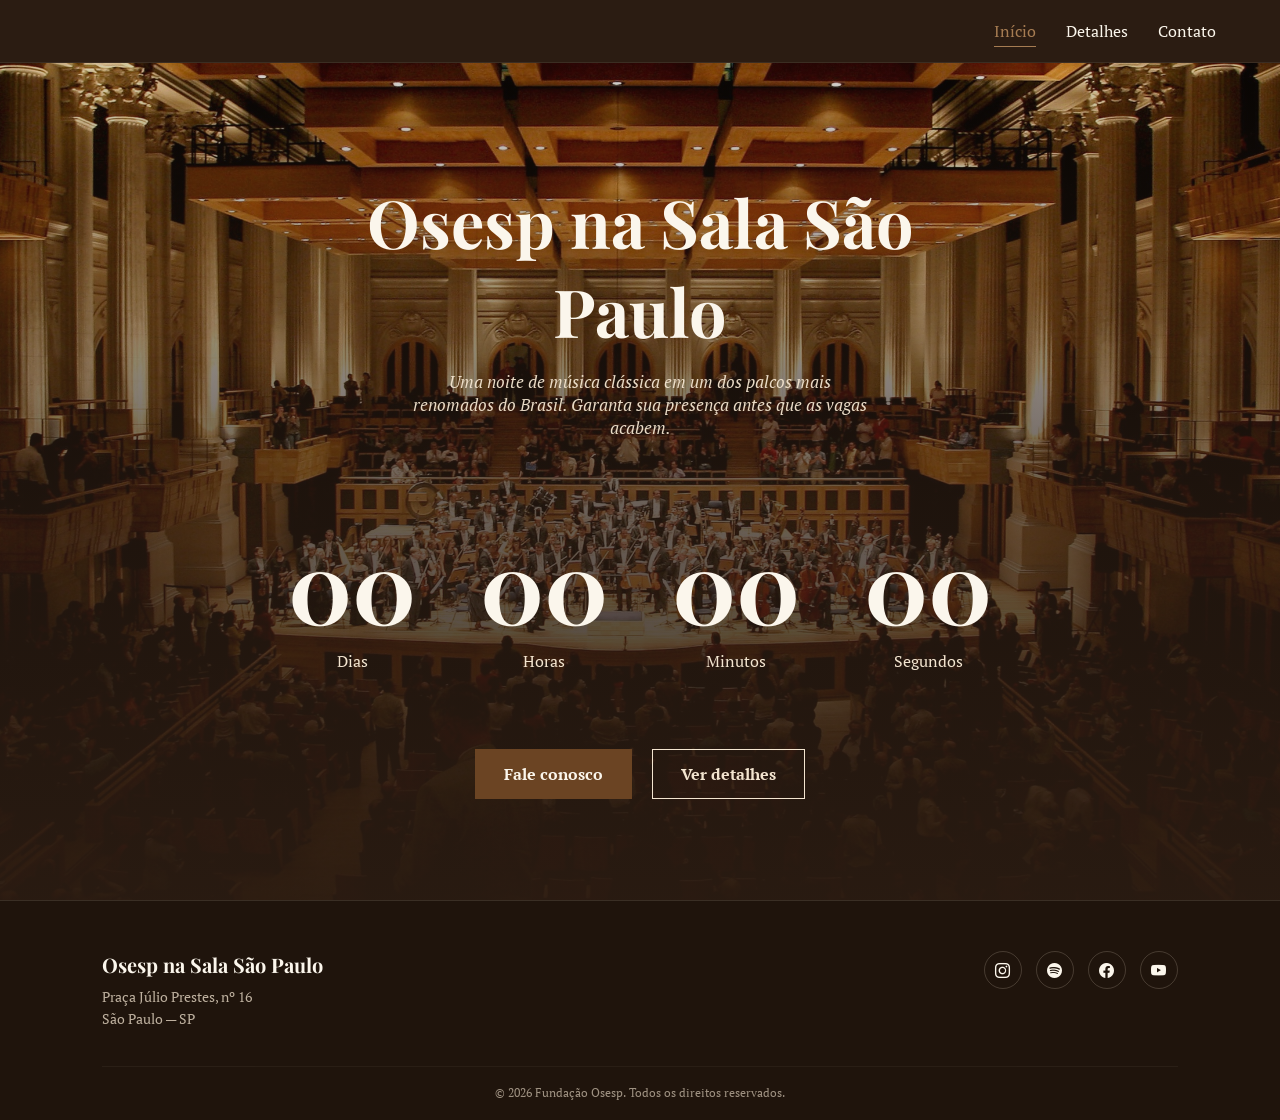
<file: index.html>
<!DOCTYPE html>
<html lang="pt-br">

<head>
    <meta charset="UTF-8">
    <meta name="viewport" content="width=device-width, initial-scale=1.0">
    <meta name="description" content="Concerto da Osesp na Sala São Paulo em 09/10/2026. Garanta sua presença.">
    <link rel="stylesheet" href="css/style.css">
    <link rel="preconnect" href="https://fonts.googleapis.com">
    <link rel="preconnect" href="https://fonts.gstatic.com" crossorigin>
    <link href="https://fonts.googleapis.com/css2?family=Playfair+Display:wght@500;600;700&family=PT+Serif:ital,wght@0,400;0,700;1,400&display=swap" rel="stylesheet">
    <link rel="stylesheet" href="https://cdn.jsdelivr.net/npm/bootstrap-icons@1.11.3/font/bootstrap-icons.min.css">
    <title>Concerto Sala São Paulo</title>
</head>

<body>
    <nav>
        <input type="checkbox" id="menu-toggle">
        <label for="menu-toggle">
            <i class="bi bi-list"></i>
            <i class="bi bi-x-lg"></i>
        </label>
        <ul>
            <li><a class="active" aria-current="page" href="index.html">Início</a></li>
            <li><a href="html/detalhes.html">Detalhes</a></li>
            <li><a href="html/contato.html">Contato</a></li>
        </ul>
    </nav>

    <header class="container hero">
        <div class="title">
            <h1>Osesp na Sala São Paulo</h1>
            <p>Uma noite de música clássica em um dos palcos mais renomados do Brasil. Garanta sua presença antes que as vagas acabem.</p>
        </div>

        <div class="countdown">
            <div>
                <h1 id="dias">00</h1>
                <p>Dias</p>
            </div>
            <div>
                <h1 id="horas">00</h1>
                <p>Horas</p>
            </div>
            <div>
                <h1 id="minutos">00</h1>
                <p>Minutos</p>
            </div>
            <div>
                <h1 id="segundos">00</h1>
                <p>Segundos</p>
            </div>
        </div>

        <div class="actions">
            <a class="btn" href="html/contato.html">Fale conosco</a>
            <a class="btn outline" href="html/detalhes.html">Ver detalhes</a>
        </div>
    </header>

    <script src="js/script.js"></script>

    <footer class="site-footer">
        <div class="footer-content">
            <div class="footer-brand">
                <h3>Osesp na Sala São Paulo</h3>
                <p>Praça Júlio Prestes, nº 16<br>São Paulo — SP</p>
            </div>

            <nav class="footer-nav" aria-label="Links do rodapé">
                <ul>
                    <li><a href="index.html">Início</a></li>
                    <li><a href="html/detalhes.html">Detalhes</a></li>
                    <li><a href="html/contato.html">Contato</a></li>
                </ul>
            </nav>

            <div class="footer-social">
                <a href="https://www.instagram.com/salasaopaulo/" target="_blank" rel="noopener" aria-label="Instagram"><i class="bi bi-instagram"></i></a>
                <a href="https://open.spotify.com/intl-pt/artist/3NhV0B71sAoZu1FGHG4bK4" target="_blank" rel="noopener" aria-label="Spotify"><i class="bi bi-spotify"></i></a>
                <a href="#" aria-label="Facebook"><i class="bi bi-facebook"></i></a>
                <a href="#" aria-label="YouTube"><i class="bi bi-youtube"></i></a>
            </div>
        </div>

        <div class="footer-bottom">
            <p>&copy; 2026 Fundação Osesp. Todos os direitos reservados.</p>
        </div>
    </footer>
</body>

</html>
</file>
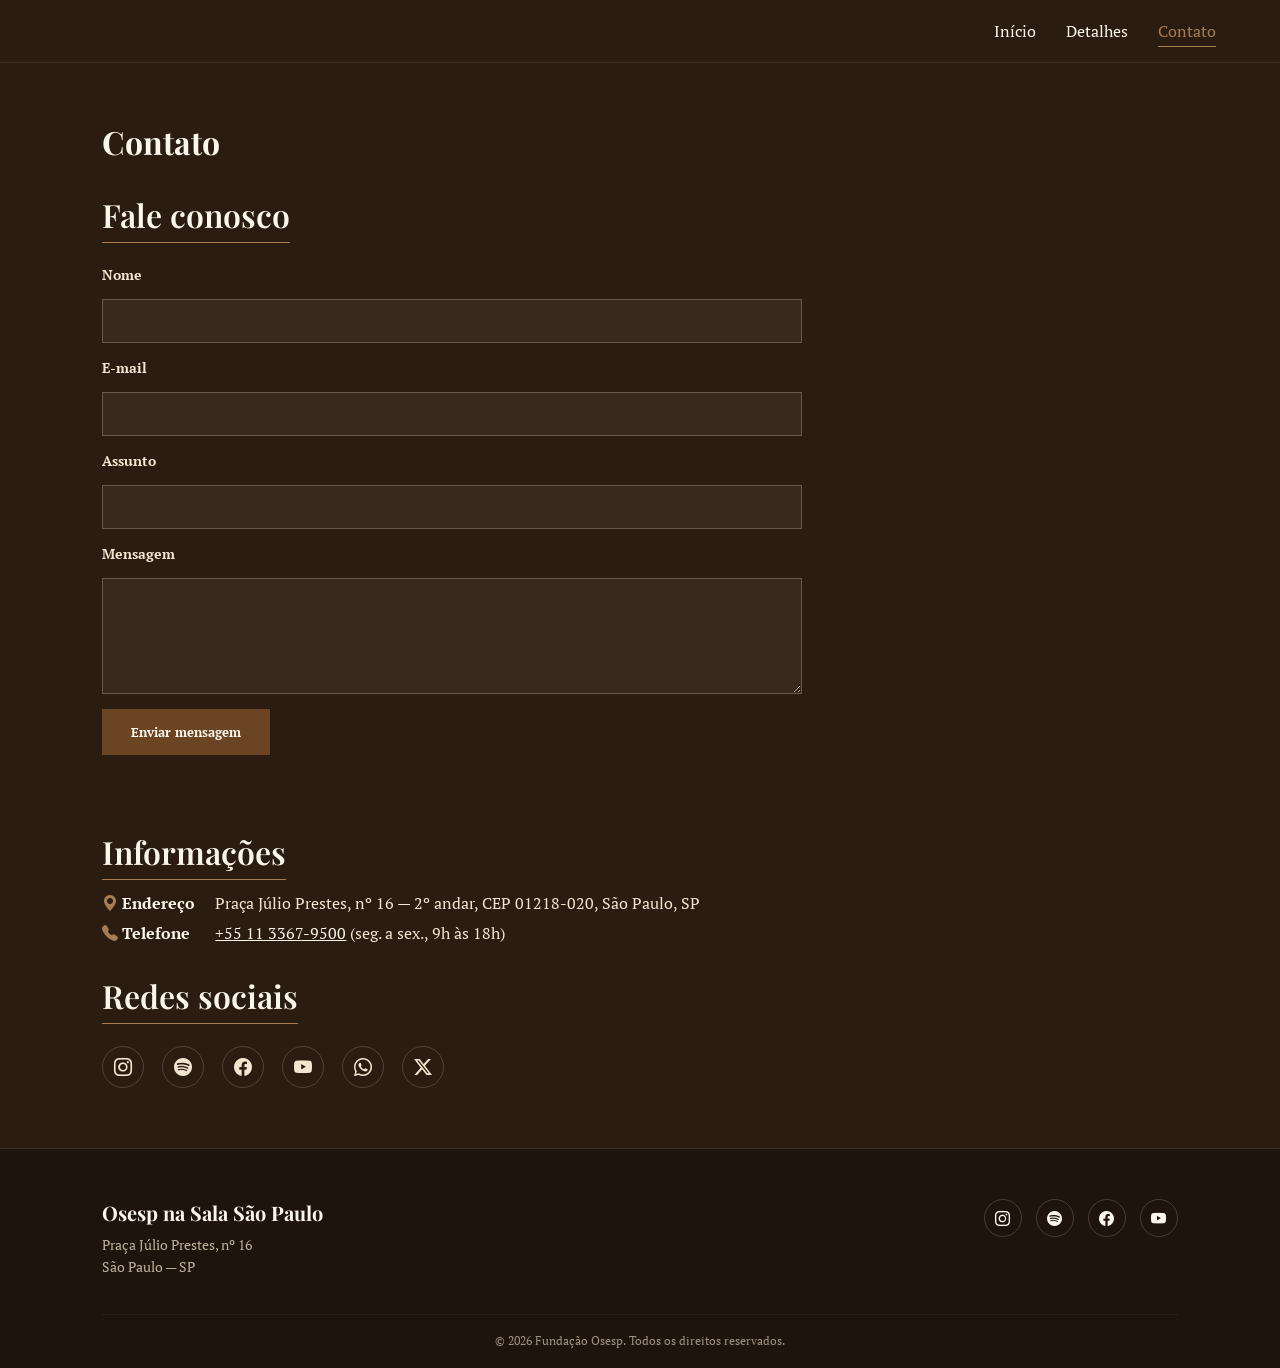
<file: html/contato.html>
<!DOCTYPE html>
<html lang="pt-br">

<head>
    <meta charset="UTF-8">
    <meta name="viewport" content="width=device-width, initial-scale=1.0">
    <meta name="description" content="Fale com a organização do concerto da Osesp na Sala São Paulo.">
    <link rel="stylesheet" href="../css/style.css">
    <link rel="preconnect" href="https://fonts.googleapis.com">
    <link rel="preconnect" href="https://fonts.gstatic.com" crossorigin>
    <link href="https://fonts.googleapis.com/css2?family=Playfair+Display:wght@500;600;700&family=PT+Serif:ital,wght@0,400;0,700;1,400&display=swap" rel="stylesheet">
    <link rel="stylesheet" href="https://cdn.jsdelivr.net/npm/bootstrap-icons@1.11.3/font/bootstrap-icons.min.css">
    <title>Contato</title>
</head>

<body>
    <nav>
        <input type="checkbox" id="menu-toggle">
        <label for="menu-toggle">
            <i class="bi bi-list"></i>
            <i class="bi bi-x-lg"></i>
        </label>
        <ul>
            <li><a href="../index.html">Início</a></li>
            <li><a href="detalhes.html">Detalhes</a></li>
            <li><a class="active" aria-current="page" href="contato.html">Contato</a></li>
        </ul>
    </nav>

    <div class="container">
        <h1>Contato</h1>

        <section>
            <h2>Fale conosco</h2>
            <form id="formContato" novalidate>
                <label for="nome">Nome</label>
                <input type="text" id="nome" name="nome" required>

                <label for="email">E-mail</label>
                <input type="email" id="email" name="email" required>

                <label for="assunto">Assunto</label>
                <input type="text" id="assunto" name="assunto" required>

                <label for="mensagem">Mensagem</label>
                <textarea id="mensagem" name="mensagem" rows="5" required></textarea>

                <button type="submit" class="btn">Enviar mensagem</button>
                <p id="formFeedback"></p>
            </form>
        </section>

        <section>
            <h2>Informações</h2>
            <dl>
                <dt><i class="bi bi-geo-alt-fill"></i> Endereço</dt>
                <dd>Praça Júlio Prestes, nº 16 — 2º andar, CEP 01218-020, São Paulo, SP</dd>
                <dt><i class="bi bi-telephone-fill"></i> Telefone</dt>
                <dd><a href="tel:+551133679500">+55 11 3367-9500</a> (seg. a sex., 9h às 18h)</dd>
            </dl>
        </section>

        <section>
            <h2>Redes sociais</h2>
            <div class="social">
                <a href="https://www.instagram.com/salasaopaulo/" target="_blank" rel="noopener" aria-label="Instagram">
                    <i class="bi bi-instagram"></i>
                </a>
                <a href="https://open.spotify.com/intl-pt/artist/3NhV0B71sAoZu1FGHG4bK4" target="_blank" rel="noopener" aria-label="Spotify">
                    <i class="bi bi-spotify"></i>
                </a>
                <a href="#" aria-label="Facebook">
                    <i class="bi bi-facebook"></i>
                </a>
                <a href="#" aria-label="YouTube">
                    <i class="bi bi-youtube"></i>
                </a>
                <a href="#" aria-label="WhatsApp">
                    <i class="bi bi-whatsapp"></i>
                </a>
                <a href="#" aria-label="X (Twitter)">
                    <i class="bi bi-twitter-x"></i>
                </a>
            </div>
        </section>
    </div>

    <footer class="site-footer">
        <div class="footer-content">
            <div class="footer-brand">
                <h3>Osesp na Sala São Paulo</h3>
                <p>Praça Júlio Prestes, nº 16<br>São Paulo — SP</p>
            </div>

            <nav class="footer-nav" aria-label="Links do rodapé">
                <ul>
                    <li><a href="../index.html">Início</a></li>
                    <li><a href="detalhes.html">Detalhes</a></li>
                    <li><a href="contato.html">Contato</a></li>
                </ul>
            </nav>

            <div class="footer-social">
                <a href="https://www.instagram.com/salasaopaulo/" target="_blank" rel="noopener" aria-label="Instagram"><i class="bi bi-instagram"></i></a>
                <a href="https://open.spotify.com/intl-pt/artist/3NhV0B71sAoZu1FGHG4bK4" target="_blank" rel="noopener" aria-label="Spotify"><i class="bi bi-spotify"></i></a>
                <a href="#" aria-label="Facebook"><i class="bi bi-facebook"></i></a>
                <a href="#" aria-label="YouTube"><i class="bi bi-youtube"></i></a>
            </div>
        </div>

        <div class="footer-bottom">
            <p>&copy; 2026 Fundação Osesp. Todos os direitos reservados.</p>
        </div>
    </footer>

    <script src="../js/script.js"></script>
</body>

</html>
</file>
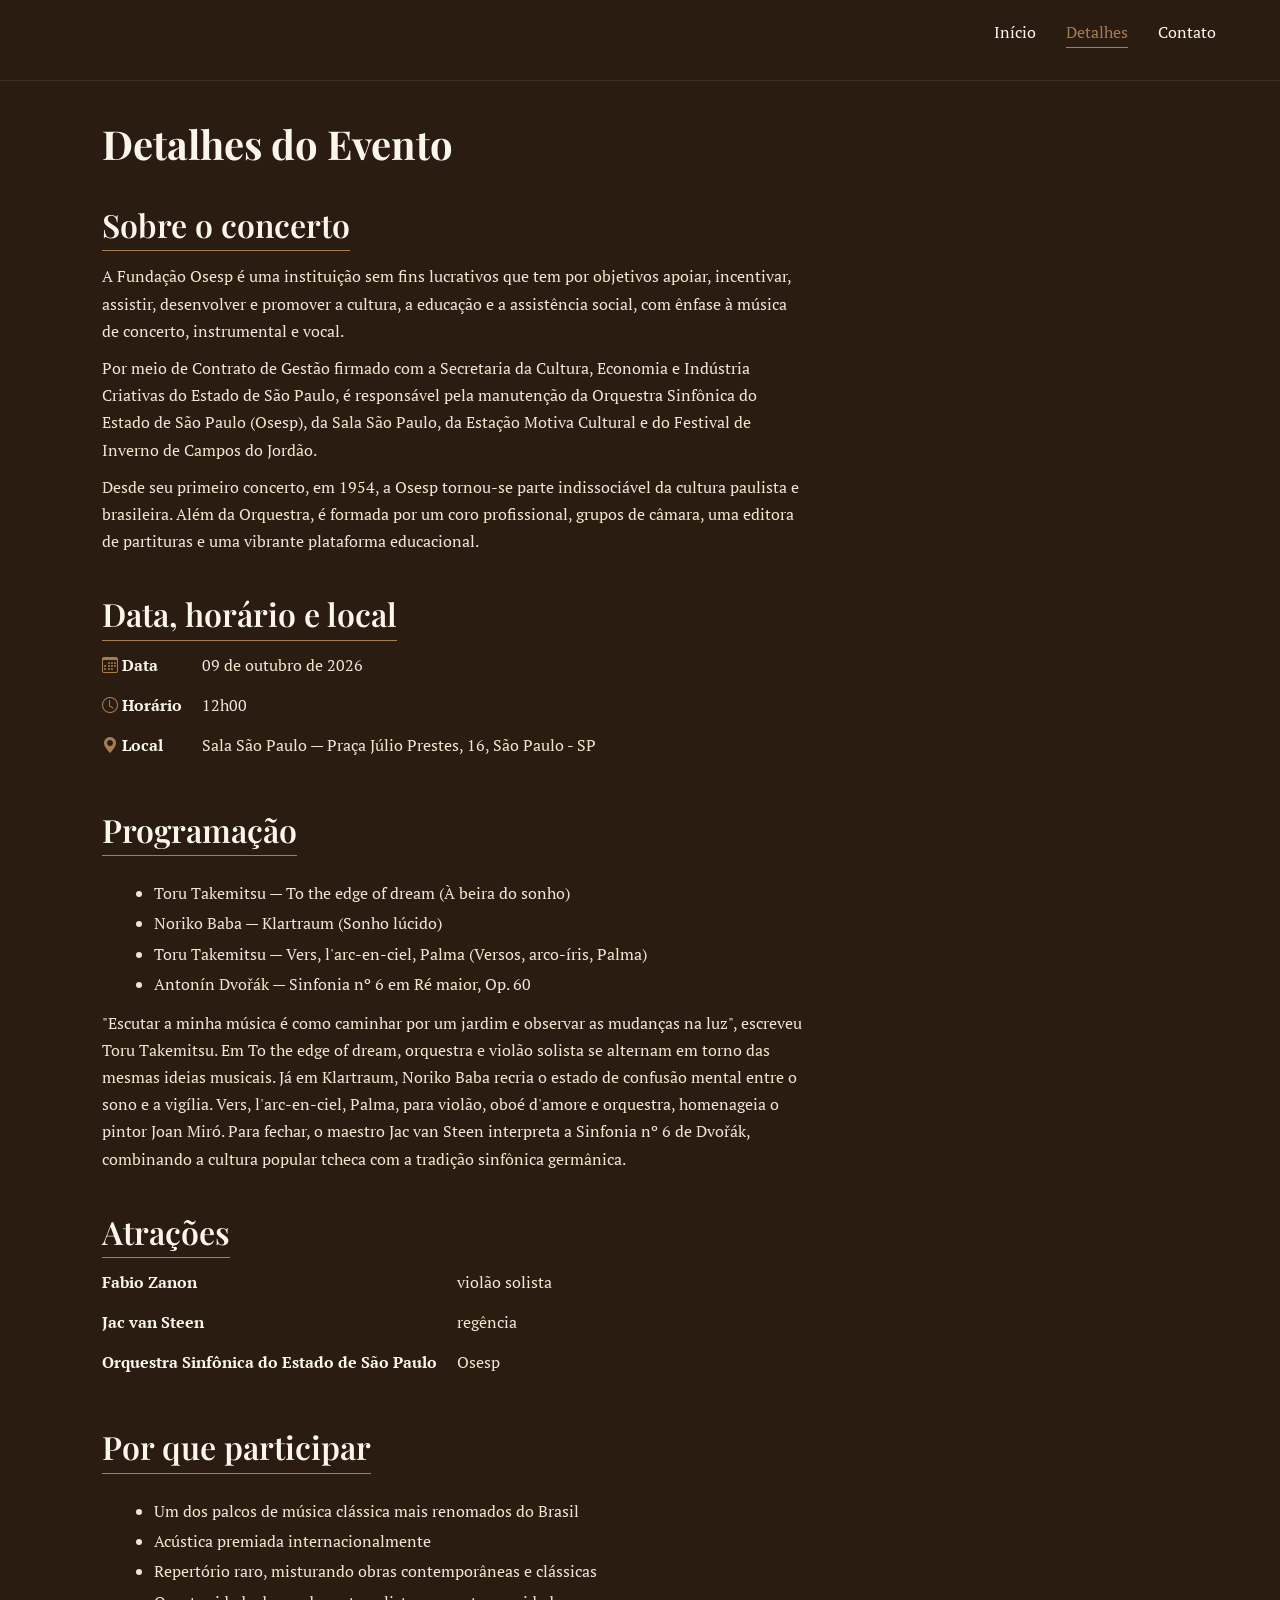
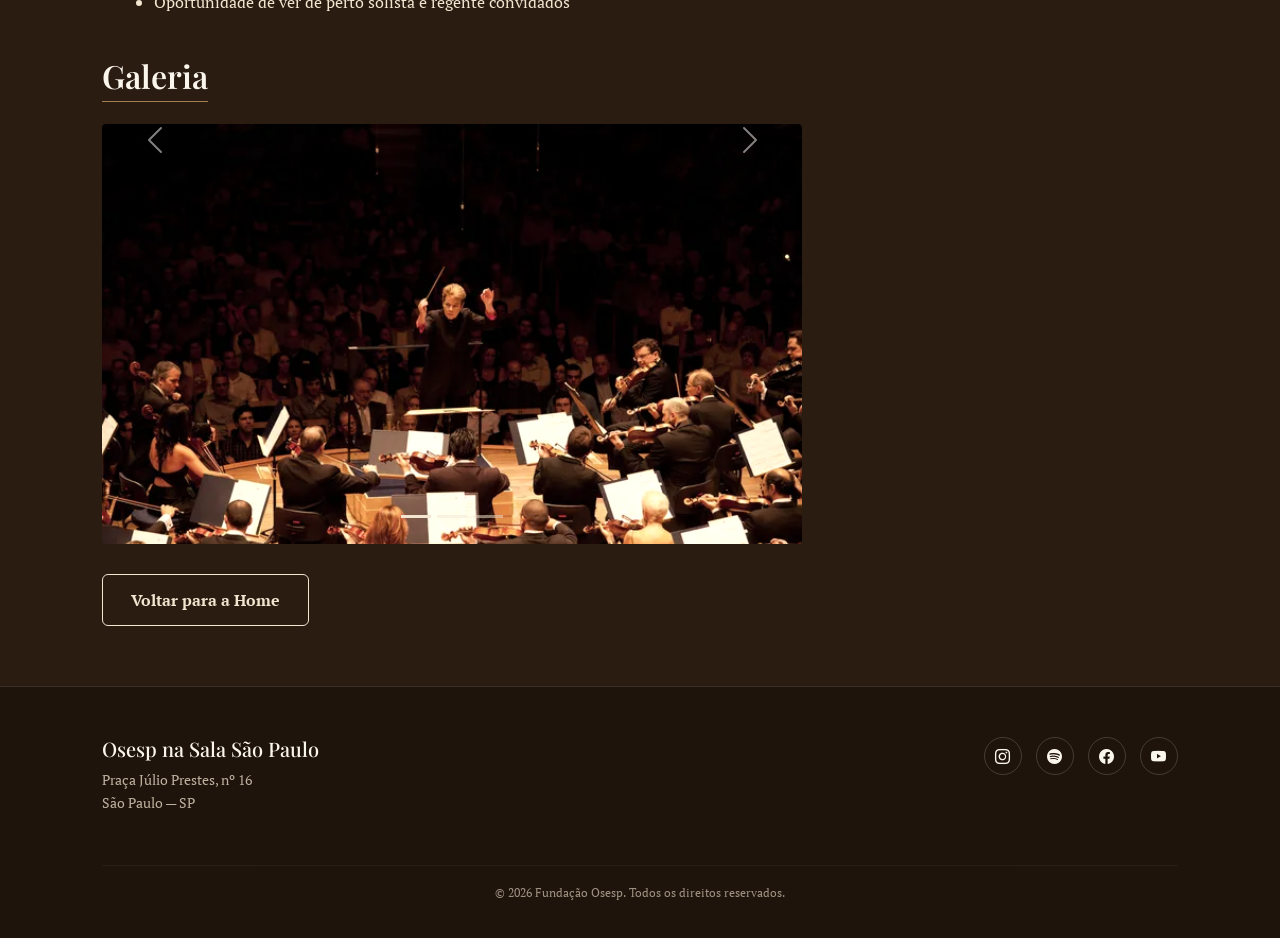
<file: html/detalhes.html>
<!DOCTYPE html>
<html lang="pt-br">

<head>
    <meta charset="UTF-8">
    <meta name="viewport" content="width=device-width, initial-scale=1.0">
    <meta name="description" content="Detalhes do concerto da Osesp na Sala São Paulo: programação, atrações e informações.">
    <link rel="stylesheet" href="https://cdn.jsdelivr.net/npm/bootstrap@5.3.3/dist/css/bootstrap.min.css">
    <link rel="stylesheet" href="../css/style.css">
    <link rel="preconnect" href="https://fonts.googleapis.com">
    <link rel="preconnect" href="https://fonts.gstatic.com" crossorigin>
    <link href="https://fonts.googleapis.com/css2?family=Playfair+Display:wght@500;600;700&family=PT+Serif:ital,wght@0,400;0,700;1,400&display=swap" rel="stylesheet">
    <link rel="stylesheet" href="https://cdn.jsdelivr.net/npm/bootstrap-icons@1.11.3/font/bootstrap-icons.min.css">
    <title>Detalhes do Evento</title>
</head>

<body>
    <nav>
        <input type="checkbox" id="menu-toggle">
        <label for="menu-toggle">
            <i class="bi bi-list"></i>
            <i class="bi bi-x-lg"></i>
        </label>
        <ul>
            <li><a href="../index.html">Início</a></li>
            <li><a class="active" aria-current="page" href="detalhes.html">Detalhes</a></li>
            <li><a href="contato.html">Contato</a></li>
        </ul>
    </nav>

    <div class="container">
        <h1>Detalhes do Evento</h1>

        <section>
            <h2>Sobre o concerto</h2>
            <p>A Fundação Osesp é uma instituição sem fins lucrativos que tem por objetivos apoiar, incentivar, assistir, desenvolver e promover a cultura, a educação e a assistência social, com ênfase à música de concerto, instrumental e vocal.</p>
            <p>Por meio de Contrato de Gestão firmado com a Secretaria da Cultura, Economia e Indústria Criativas do Estado de São Paulo, é responsável pela manutenção da Orquestra Sinfônica do Estado de São Paulo (Osesp), da Sala São Paulo, da Estação Motiva Cultural e do Festival de Inverno de Campos do Jordão.</p>
            <p>Desde seu primeiro concerto, em 1954, a Osesp tornou-se parte indissociável da cultura paulista e brasileira. Além da Orquestra, é formada por um coro profissional, grupos de câmara, uma editora de partituras e uma vibrante plataforma educacional.</p>
        </section>

        <section>
            <h2>Data, horário e local</h2>
            <dl>
                <dt><i class="bi bi-calendar3"></i> Data</dt>
                <dd>09 de outubro de 2026</dd>
                <dt><i class="bi bi-clock"></i> Horário</dt>
                <dd>12h00</dd>
                <dt><i class="bi bi-geo-alt-fill"></i> Local</dt>
                <dd>Sala São Paulo — Praça Júlio Prestes, 16, São Paulo - SP</dd>
            </dl>
        </section>

        <section>
            <h2>Programação</h2>
            <ul>
                <li>Toru Takemitsu — To the edge of dream (À beira do sonho)</li>
                <li>Noriko Baba — Klartraum (Sonho lúcido)</li>
                <li>Toru Takemitsu — Vers, l'arc-en-ciel, Palma (Versos, arco-íris, Palma)</li>
                <li>Antonín Dvořák — Sinfonia nº 6 em Ré maior, Op. 60</li>
            </ul>
            <p>"Escutar a minha música é como caminhar por um jardim e observar as mudanças na luz", escreveu Toru Takemitsu. Em To the edge of dream, orquestra e violão solista se alternam em torno das mesmas ideias musicais. Já em Klartraum, Noriko Baba recria o estado de confusão mental entre o sono e a vigília. Vers, l'arc-en-ciel, Palma, para violão, oboé d'amore e orquestra, homenageia o pintor Joan Miró. Para fechar, o maestro Jac van Steen interpreta a Sinfonia nº 6 de Dvořák, combinando a cultura popular tcheca com a tradição sinfônica germânica.</p>
        </section>

        <section>
            <h2>Atrações</h2>
            <dl>
                <dt>Fabio Zanon</dt>
                <dd>violão solista</dd>
                <dt>Jac van Steen</dt>
                <dd>regência</dd>
                <dt>Orquestra Sinfônica do Estado de São Paulo</dt>
                <dd>Osesp</dd>
            </dl>
        </section>

        <section>
            <h2>Por que participar</h2>
            <ul>
                <li>Um dos palcos de música clássica mais renomados do Brasil</li>
                <li>Acústica premiada internacionalmente</li>
                <li>Repertório raro, misturando obras contemporâneas e clássicas</li>
                <li>Oportunidade de ver de perto solista e regente convidados</li>
            </ul>
        </section>

        <section>
            <h2>Galeria</h2>
            <div id="galeriaCarousel" class="carousel slide" data-bs-ride="carousel">
                <div class="carousel-indicators">
                    <button type="button" data-bs-target="#galeriaCarousel" data-bs-slide-to="0" class="active" aria-current="true" aria-label="Imagem 1"></button>
                    <button type="button" data-bs-target="#galeriaCarousel" data-bs-slide-to="1" aria-label="Imagem 2"></button>
                    <button type="button" data-bs-target="#galeriaCarousel" data-bs-slide-to="2" aria-label="Imagem 3"></button>
                </div>

                <div class="carousel-inner">
                    <div class="carousel-item active">
                        <img src="../images/ma.jpeg" class="d-block w-100" alt="Interior da Sala São Paulo durante um concerto">
                    </div>
                    <div class="carousel-item">
                        <img src="../images/sl.jpeg" class="d-block w-100" alt="Plateia da Sala São Paulo">
                    </div>
                    <div class="carousel-item">
                        <img src="../images/pp.jpeg" class="d-block w-100" alt="Orquestra em apresentação na Sala São Paulo">
                    </div>
                </div>

                <button class="carousel-control-prev" type="button" data-bs-target="#galeriaCarousel" data-bs-slide="prev">
                    <span class="carousel-control-prev-icon" aria-hidden="true"></span>
                    <span class="visually-hidden">Anterior</span>
                </button>
                <button class="carousel-control-next" type="button" data-bs-target="#galeriaCarousel" data-bs-slide="next">
                    <span class="carousel-control-next-icon" aria-hidden="true"></span>
                    <span class="visually-hidden">Próxima</span>
                </button>
            </div>
        </section>

        <a class="btn outline" href="../index.html">Voltar para a Home</a>
    </div>

    <footer class="site-footer">
        <div class="footer-content">
            <div class="footer-brand">
                <h3>Osesp na Sala São Paulo</h3>
                <p>Praça Júlio Prestes, nº 16<br>São Paulo — SP</p>
            </div>

            <nav class="footer-nav" aria-label="Links do rodapé">
                <ul>
                    <li><a href="../index.html">Início</a></li>
                    <li><a href="detalhes.html">Detalhes</a></li>
                    <li><a href="contato.html">Contato</a></li>
                </ul>
            </nav>

            <div class="footer-social">
                <a href="https://www.instagram.com/salasaopaulo/" target="_blank" rel="noopener" aria-label="Instagram"><i class="bi bi-instagram"></i></a>
                <a href="https://open.spotify.com/intl-pt/artist/3NhV0B71sAoZu1FGHG4bK4" target="_blank" rel="noopener" aria-label="Spotify"><i class="bi bi-spotify"></i></a>
                <a href="#" aria-label="Facebook"><i class="bi bi-facebook"></i></a>
                <a href="#" aria-label="YouTube"><i class="bi bi-youtube"></i></a>
            </div>
        </div>

        <div class="footer-bottom">
            <p>&copy; 2026 Fundação Osesp. Todos os direitos reservados.</p>
        </div>
    </footer>

    <script src="https://cdn.jsdelivr.net/npm/bootstrap@5.3.3/dist/js/bootstrap.bundle.min.js"></script>
</body>

</html>
</file>
<file: css/style.css>
*{
    margin: 0;
    padding: 0;
    box-sizing: border-box;
}

body{
    background-color: #2b1c12;
    color: #f3e5d0;
    font-family: 'PT Serif', serif;
}

h1, h2, h3{
    font-family: 'Playfair Display', serif;
    color: #fbf6ec;
}

a{
    color: #fbf6ec;
}

a:hover{
    color: #a67c52;
}

.container{
    width: 100vw;
    max-width: none;
    min-height: 100vh;
    display: flex;
    flex-direction: column;
    align-items: flex-start;
    gap: 30px;
    padding: 120px 8vw 60px;
}

h1{
    font-weight: 700;
}

.hero{
    align-items: center;
    justify-content: space-evenly;
    text-align: center;
    padding: 140px 5vw 5vw;
    background:
        linear-gradient(180deg, #2b1c1220 0%, #2b1c12b0 55%, #2b1c12f0 100%),
        url('../images/salasaopaulo.jpeg') center/cover fixed no-repeat;
}

section{
    max-width: 700px;
    width: 100%;
}

section h2{
    font-size: 32px;
    font-weight: 600;
    border-bottom: 1px solid #a67c52;
    display: inline-block;
    padding-bottom: 6px;
    margin-bottom: 12px;
}

section p{
    line-height: 1.7;
    margin-bottom: 10px;
}

section ul{
    margin: 10px 0 10px 20px;
    line-height: 1.9;
}

dl{
    display: grid;
    grid-template-columns: max-content 1fr;
    gap: 8px 20px;
}

dt{
    font-weight: 700;
    color: #fbf6ec;
}

.title{
    max-width: 600px;
}

.title p:first-of-type{
    font-style: italic;
    font-size: 17px;
    color: #a67c52;
    margin-bottom: 8px;
}

.title h1{
    font-weight: 700;
    font-size: calc(28px + 3vw);
}

.title h3{
    font-weight: 500;
    font-size: 24px;
    margin: 5px 0;
}

.title p:last-of-type{
    max-width: 460px;
    margin: 15px auto 0;
    color: #f3e5d0;
    opacity: 0.95;
}

.countdown{
    display: flex;
    width: 60vw;
    justify-content: space-between;
    flex-wrap: wrap;
}

.countdown > div{
    flex: 1 1 120px;
    margin: 10px;
}

.countdown h1{
    font-weight: 700;
    font-size: calc(10px + 7vw);
}

.actions{
    display: flex;
    gap: 20px;
    flex-wrap: wrap;
    justify-content: center;
}

.btn{
    display: inline-block;
    padding: 13px 28px;
    border: 1px solid #6b4423;
    background: #6b4423;
    color: #fbf6ec;
    font-family: 'PT Serif', serif;
    font-weight: 700;
    text-decoration: none;
    cursor: pointer;
    transition: 0.25s;
}

.btn:hover{
    background: #a67c52;
    border-color: #a67c52;
}

.outline{
    background: transparent;
    border-color: #f3e5d0;
    color: #f3e5d0;
}

.outline:hover{
    background: #f3e5d0;
    color: #2b1c12;
}

.carousel{
    margin-top: 10px;
    border-radius: 4px;
    overflow: hidden;
}

.carousel-item img{
    height: 420px;
    object-fit: cover;
    filter: sepia(0.15);
}

.carousel-indicators [data-bs-target]{
    background-color: #f3e5d0;
}

form{
    display: flex;
    flex-direction: column;
    gap: 15px;
    margin-top: 10px;
}

label{
    font-weight: 700;
    font-size: 14px;
}

input, textarea{
    padding: 12px;
    border: 1px solid #f3e5d040;
    background: #f3e5d010;
    color: #f3e5d0;
    font-family: inherit;
}

input:focus, textarea:focus{
    outline: none;
    border-color: #a67c52;
}

button{
    align-self: flex-start;
}

#formFeedback{
    color: #a67c52;
    font-weight: 700;
    min-height: 20px;
}

dt i{
    color: #a67c52;
    width: 18px;
}

.social{
    display: flex;
    flex-wrap: wrap;
    gap: 18px;
    margin-top: 10px;
}

.social a{
    width: 42px;
    height: 42px;
    display: flex;
    align-items: center;
    justify-content: center;
    border-radius: 50%;
    border: 1px solid #f3e5d030;
    color: #f3e5d0;
    font-size: 18px;
    transition: 0.25s;
}

.social a:hover{
    background: #6b4423;
    border-color: #6b4423;
}

nav{
    position: fixed;
    top: 0;
    left: 0;
    width: 100%;
    padding: 20px 5vw;
    z-index: 100;
    display: flex;
    justify-content: flex-end;
    align-items: center;
    background: #2b1c12;
    border-bottom: 1px solid #f3e5d015;
    transform: translateZ(0);
    will-change: transform;
    backface-visibility: hidden;
}

body:has(.hero) nav{
    background: #2b1c12;
    border-bottom: 1px solid #f3e5d015;
}

nav input{
    display: none;
}

nav label{
    display: none;
    cursor: pointer;
    font-size: 24px;
    color: #f3e5d0;
    z-index: 101;
}

nav label .bi-x-lg{
    display: none;
}

nav ul{
    display: flex;
    list-style: none;
    gap: 30px;
}

nav a{
    text-decoration: none;
    padding-bottom: 4px;
    border-bottom: 1px solid transparent;
    transition: 0.2s;
}

nav a:hover,
nav a.active{
    color: #a67c52;
    border-bottom-color: #a67c52;
}

footer.site-footer{
    position: relative;
    z-index: 1;
    background: #1f140c;
    border-top: 1px solid #f3e5d020;
    padding: 50px 8vw 20px;
}

.footer-content{
    display: flex;
    flex-wrap: wrap;
    justify-content: space-between;
    align-items: flex-start;
    gap: 30px;
    max-width: 1100px;
    margin: 0 auto;
}

.footer-brand h3{
    font-size: 20px;
    margin-bottom: 8px;
}

.footer-brand p{
    font-size: 14px;
    opacity: 0.75;
    line-height: 1.6;
}

.footer-nav ul{
    list-style: none;
    display: flex;
    flex-wrap: wrap;
    gap: 10px 24px;
}

.footer-nav a{
    font-size: 14px;
    text-decoration: none;
    padding-bottom: 3px;
    border-bottom: 1px solid transparent;
    transition: 0.2s;
}

.footer-nav a:hover{
    color: #a67c52;
    border-bottom-color: #a67c52;
}

.footer-social{
    display: flex;
    flex-wrap: wrap;
    gap: 14px;
}

.footer-social a{
    width: 38px;
    height: 38px;
    border-radius: 50%;
    border: 1px solid #f3e5d030;
    display: flex;
    align-items: center;
    justify-content: center;
    font-size: 15px;
    transition: 0.25s;
}

.footer-social a:hover{
    background: #6b4423;
    border-color: #6b4423;
}

.footer-bottom{
    text-align: center;
    max-width: 1100px;
    margin: 35px auto 0;
    padding-top: 18px;
    border-top: 1px solid #f3e5d015;
    font-size: 12px;
    opacity: 0.6;
}

@media (max-width: 768px){
    .footer-content{
        flex-direction: column;
        align-items: center;
        text-align: center;
    }

    .footer-nav ul{
        justify-content: center;
    }

    nav label{
        display: flex;
    }

    nav ul{
        position: fixed;
        top: 70px;
        right: 5vw;
        flex-direction: column;
        background: #2b1c12ee;
        gap: 15px;
        max-height: 0;
        overflow: hidden;
        opacity: 0;
        padding: 0 30px;
        transition: 0.3s;
    }

    #menu-toggle:checked ~ label .bi-list{
        display: none;
    }

    #menu-toggle:checked ~ label .bi-x-lg{
        display: block;
    }

    #menu-toggle:checked ~ ul{
        max-height: 300px;
        opacity: 1;
        padding: 20px 30px;
    }

    .actions{
        flex-direction: column;
        align-items: center;
    }

    .container{
        padding: 100px 6vw 40px;
    }
}
</file>
